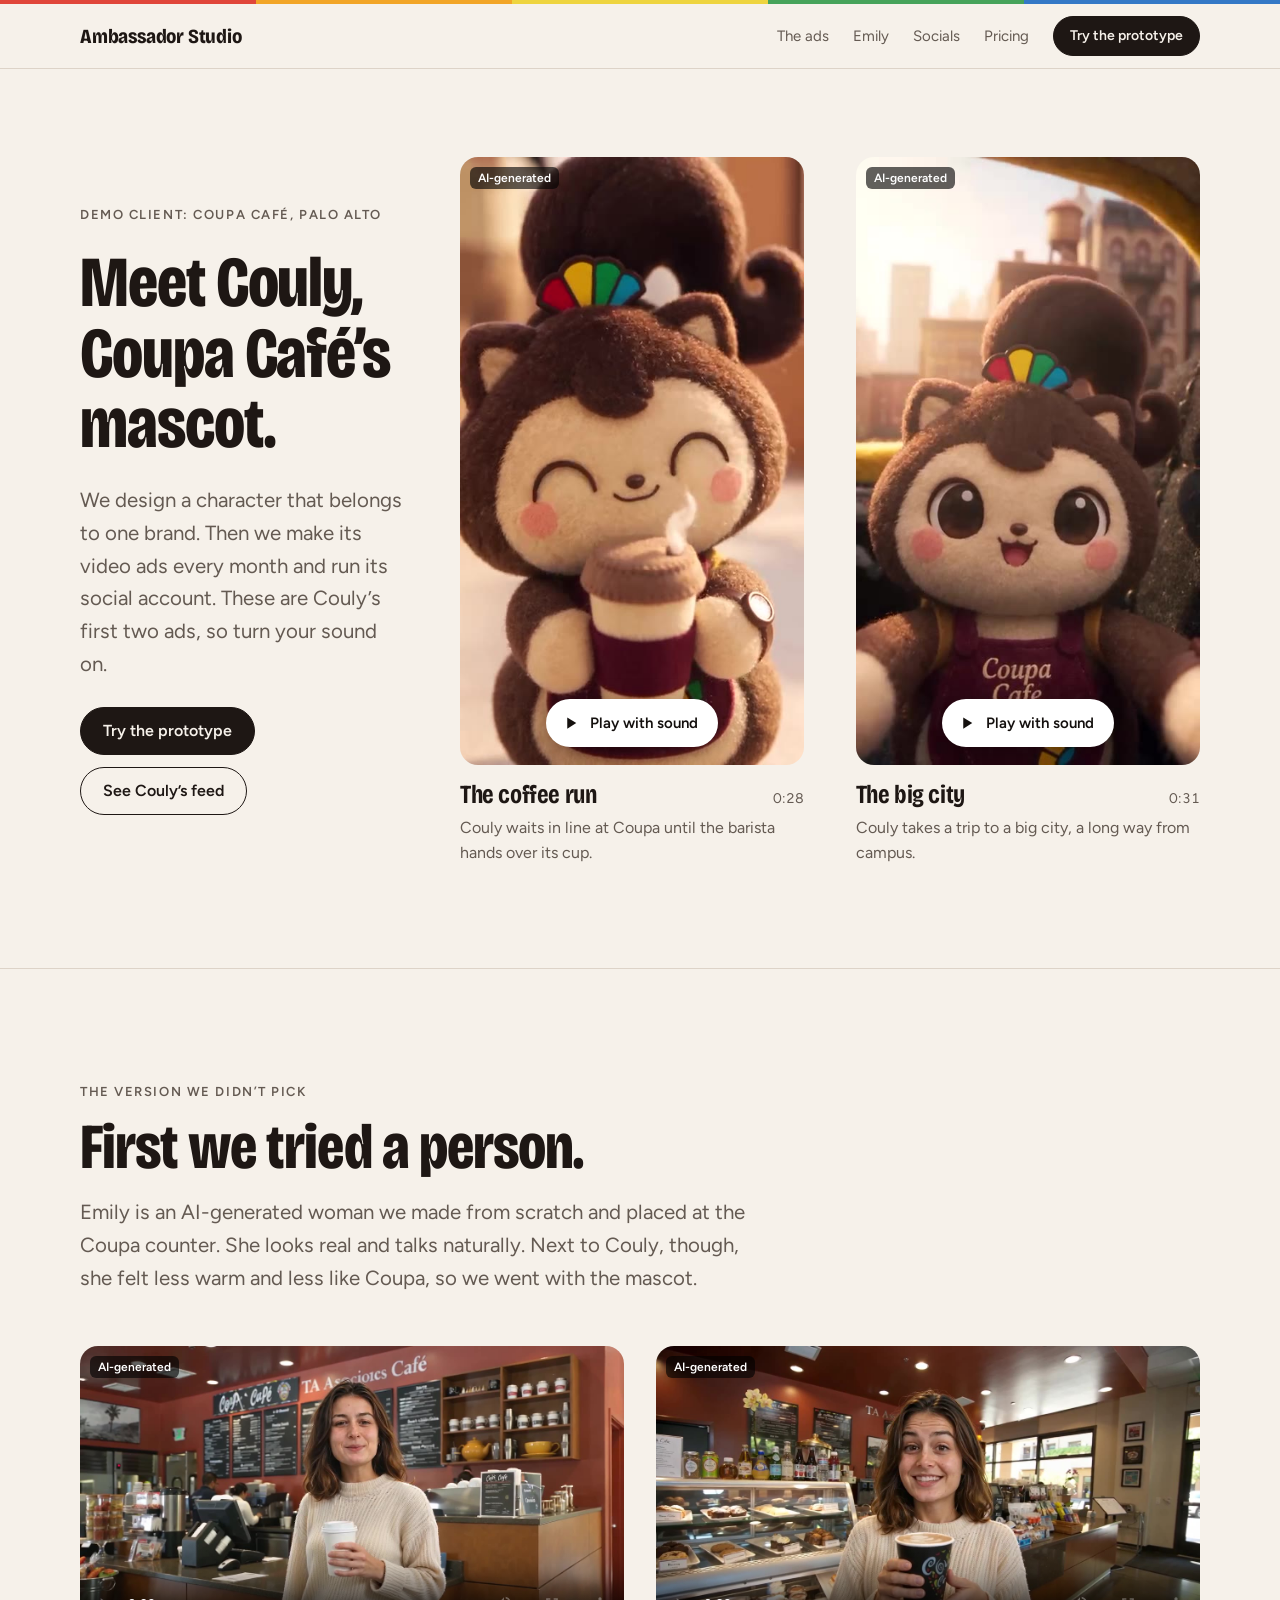
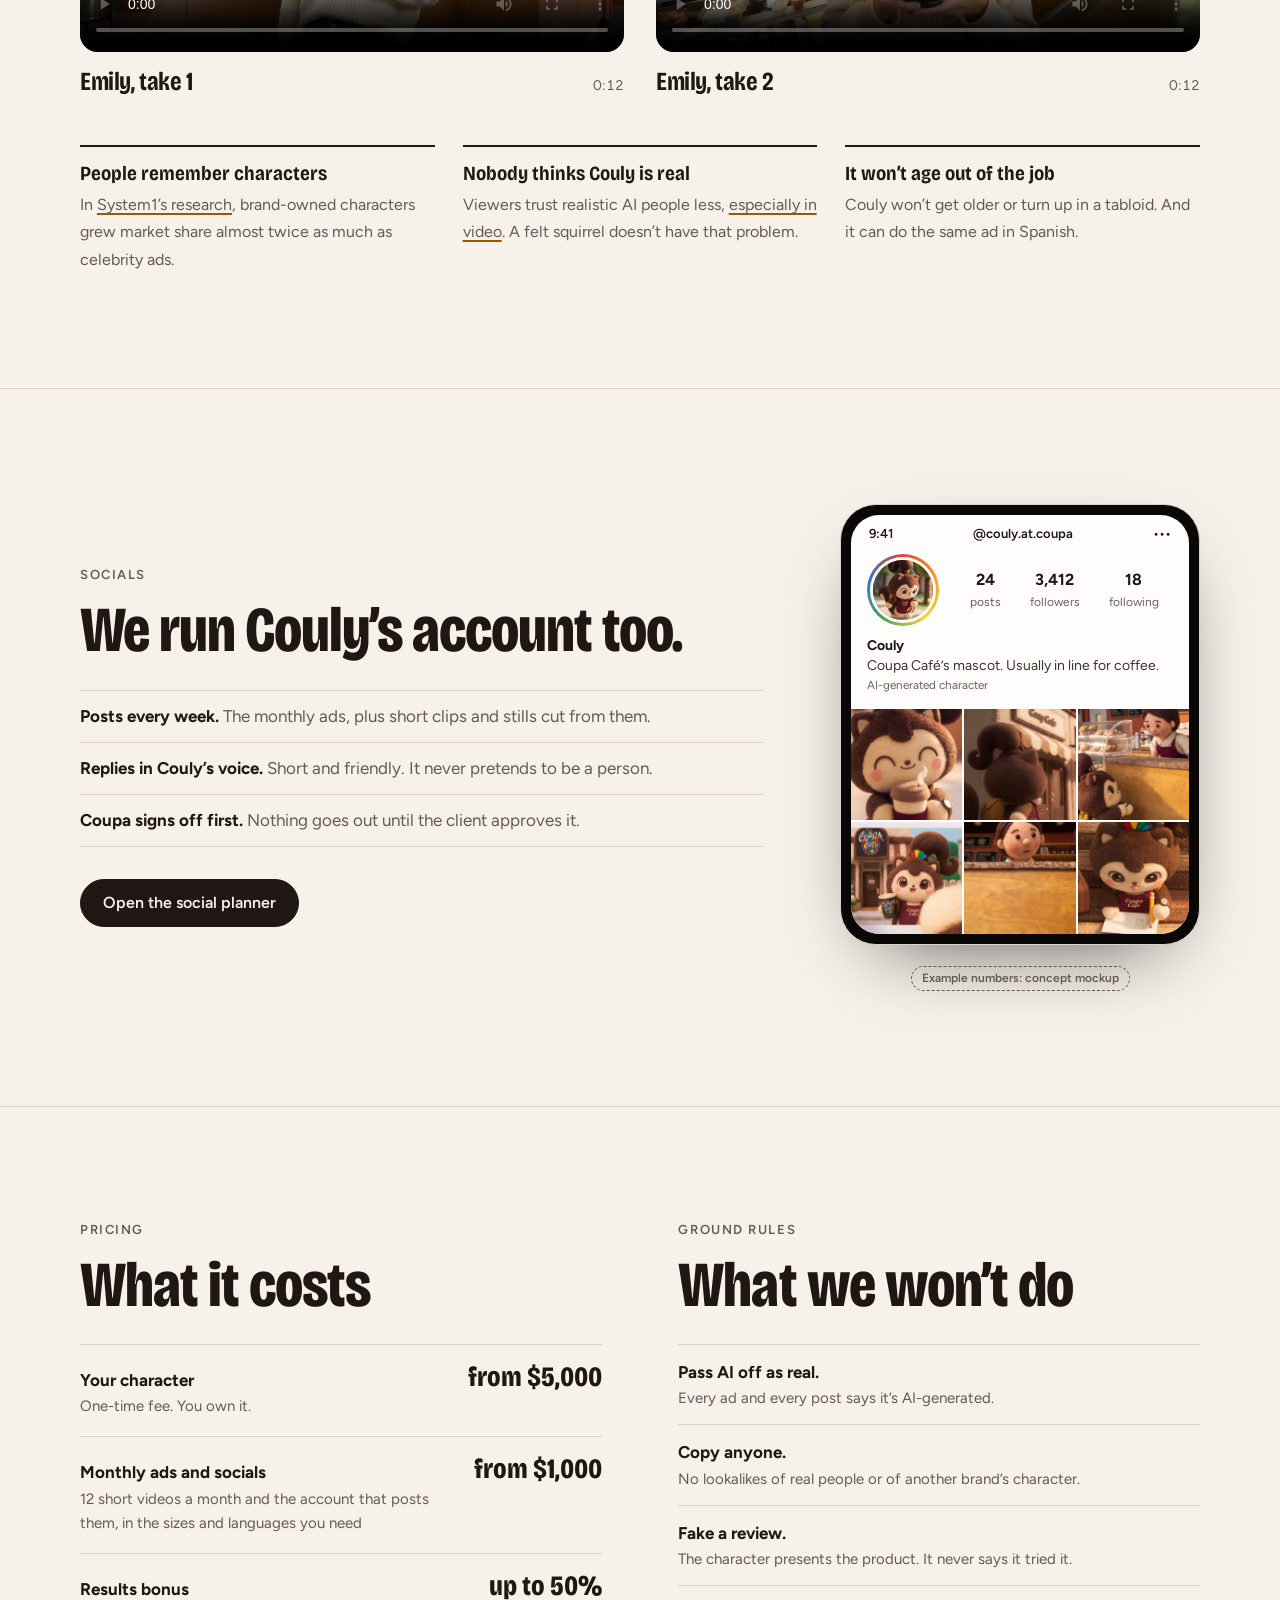
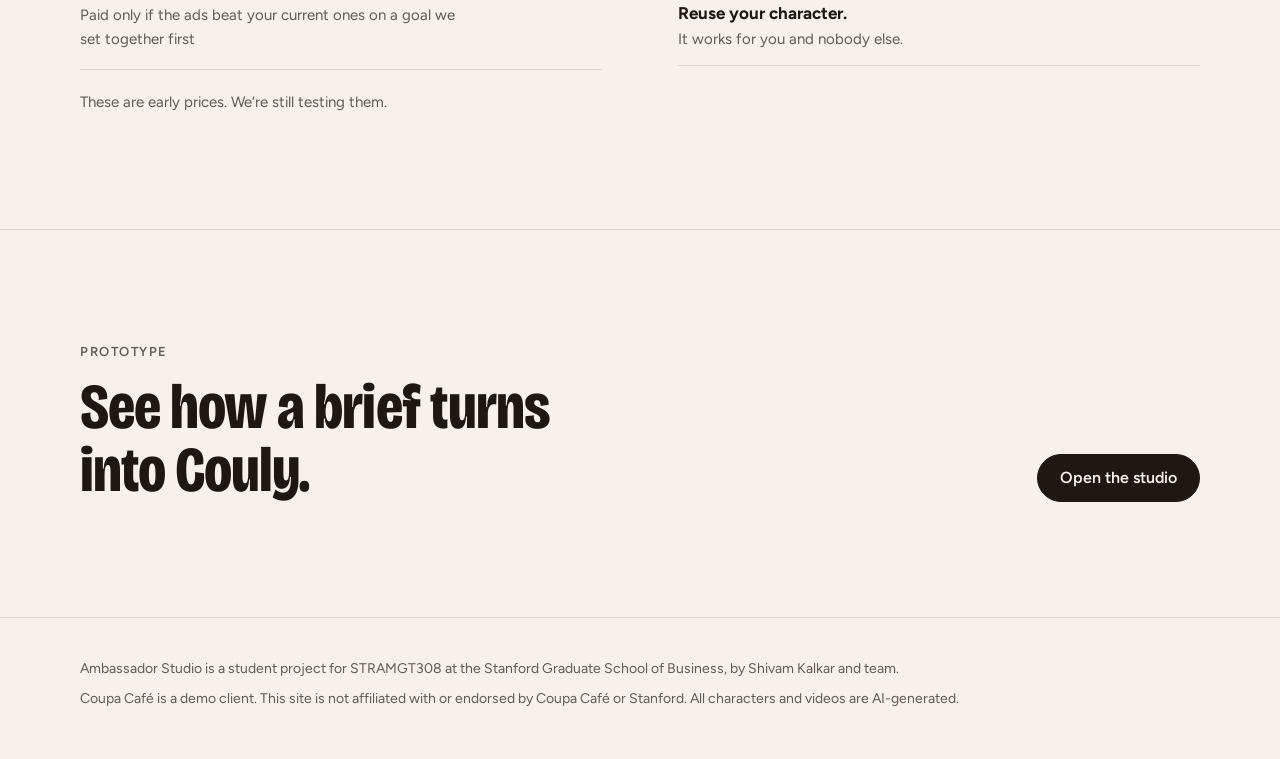
<file: index.html>
<!DOCTYPE html>
<html lang="en">
<head>
<meta charset="utf-8">
<meta name="viewport" content="width=device-width, initial-scale=1, viewport-fit=cover">
<title>Ambassador Studio</title>
<meta name="description" content="We design an original character for a brand, make its video ads every month and run its social account. Demo: Couly, Coupa Café's mascot.">
<link rel="icon" href="img/mascot-coffee-run.jpg">
<link rel="preconnect" href="https://fonts.googleapis.com">
<link rel="preconnect" href="https://fonts.gstatic.com" crossorigin>
<link href="https://fonts.googleapis.com/css2?family=Bricolage+Grotesque:opsz,wdth,wght@12..96,75..100,500..800&family=Figtree:wght@400;500;600;700&display=swap" rel="stylesheet">
<link rel="stylesheet" href="site.css">
<style>
  .hero { padding: clamp(40px, 7vw, 88px) 0 clamp(56px, 8vw, 104px); }
  .hero-head { display: flex; flex-direction: column; gap: 26px; margin-bottom: clamp(36px, 5vw, 56px); }
  .hero-head h1 { max-width: 12ch; }
  .ctas { display: flex; flex-wrap: wrap; gap: 12px; }
  @media (min-width: 1100px) {
    .hero .wrap { display: grid; grid-template-columns: minmax(0, 1fr) 740px; gap: 56px; align-items: center; }
    .hero-head { margin-bottom: 0; }
    .hero-head h1 { font-size: clamp(64px, 5.6vw, 84px); }
  }
  .reel { display: grid; grid-template-columns: repeat(2, minmax(0, 1fr)); gap: clamp(20px, 4vw, 56px); max-width: 860px; }
  @media (max-width: 600px) { .reel { grid-template-columns: 1fr; max-width: 380px; margin: 0 auto; } }

  .emily { display: grid; grid-template-columns: repeat(2, minmax(0, 1fr)); gap: clamp(16px, 3vw, 32px); }
  @media (max-width: 760px) { .emily { grid-template-columns: 1fr; } }
  .verdict { margin-top: clamp(32px, 4vw, 48px); display: grid; grid-template-columns: repeat(3, minmax(0, 1fr)); gap: 28px; }
  @media (max-width: 860px) { .verdict { grid-template-columns: 1fr; } }
  .verdict div { border-top: 2px solid var(--ink); padding-top: 14px; }
  .verdict strong { display: block; font: 650 20px/1.2 var(--display); font-stretch: 85%; margin-bottom: 6px; }
  .verdict span { color: var(--muted); font-size: 16px; }

  .social { display: grid; grid-template-columns: minmax(0, 1fr) 360px; gap: clamp(40px, 6vw, 96px); align-items: center; }
  @media (max-width: 860px) { .social { grid-template-columns: 1fr; } .social .phone { margin: 0 auto; } }
  .social ul { list-style: none; margin: 28px 0 32px; padding: 0; }
  .social li { padding: 12px 0; border-bottom: 1px solid var(--line); }
  .social li:first-child { border-top: 1px solid var(--line); }
  .social li span { color: var(--muted); }

  .two { display: grid; grid-template-columns: minmax(0, 1fr) minmax(0, 1fr); gap: clamp(40px, 6vw, 88px); }
  @media (max-width: 900px) { .two { grid-template-columns: 1fr; } }
  .prices, .rules { list-style: none; margin: 28px 0 0; padding: 0; }
  .prices li { display: flex; justify-content: space-between; align-items: baseline; gap: 20px; padding: 18px 0; border-bottom: 1px solid var(--line); }
  .rules li { padding: 14px 0; border-bottom: 1px solid var(--line); }
  .prices li:first-child, .rules li:first-child { border-top: 1px solid var(--line); }
  .prices .p { font: 750 28px/1 var(--display); font-stretch: 80%; white-space: nowrap; }
  .prices small, .rules small { display: block; color: var(--muted); font-size: 15px; }

  .cta-band .wrap { display: flex; flex-wrap: wrap; align-items: end; justify-content: space-between; gap: 28px; }
</style>
</head>
<body>
<div class="stripe" aria-hidden="true"><i></i><i></i><i></i><i></i><i></i></div>

<header class="site">
  <div class="wrap">
    <a class="logo" href="index.html">Ambassador Studio</a>
    <nav class="nav" aria-label="Sections">
      <a href="#ads">The ads</a>
      <a href="#emily">Emily</a>
      <a href="#socials">Socials</a>
      <a href="#pricing">Pricing</a>
      <a class="btn btn-sm btn-solid" href="studio.html">Try the prototype</a>
    </nav>
  </div>
</header>

<main id="top">
  <section class="hero" id="ads" aria-labelledby="hero-title">
    <div class="wrap">
      <div class="hero-head">
        <p class="kicker">Demo client: Coupa Café, Palo Alto</p>
        <h1 id="hero-title">Meet Couly, Coupa Café’s mascot.</h1>
        <p class="lede">We design a character that belongs to one brand. Then we make its video ads every month and run its social account. These are Couly’s first two ads, so turn your sound on.</p>
        <div class="ctas">
          <a class="btn btn-solid" href="studio.html">Try the prototype</a>
          <a class="btn" href="#socials">See Couly’s feed</a>
        </div>
      </div>

      <div class="reel">
        <figure class="spot">
          <div class="player tall">
            <video id="v1" src="videos/mascot-coffee-run.mp4" poster="img/mascot-coffee-run.jpg" autoplay muted loop playsinline preload="metadata" aria-label="Ad: The coffee run"></video>
            <span class="tag">AI-generated</span>
            <button class="play" type="button" data-for="v1"><svg width="18" height="18" viewBox="0 0 24 24" aria-hidden="true"><path d="M7 4.5v15l12-7.5z" fill="currentColor"/></svg>Play with sound</button>
          </div>
          <figcaption>
            <div class="title"><h3>The coffee run</h3><span>0:28</span></div>
            <p>Couly waits in line at Coupa until the barista hands over its cup.</p>
          </figcaption>
        </figure>
        <figure class="spot">
          <div class="player tall">
            <video id="v2" src="videos/mascot-big-city.mp4" poster="img/mascot-big-city.jpg" playsinline preload="metadata" aria-label="Ad: The big city"></video>
            <span class="tag">AI-generated</span>
            <button class="play" type="button" data-for="v2"><svg width="18" height="18" viewBox="0 0 24 24" aria-hidden="true"><path d="M7 4.5v15l12-7.5z" fill="currentColor"/></svg>Play with sound</button>
          </div>
          <figcaption>
            <div class="title"><h3>The big city</h3><span>0:31</span></div>
            <p>Couly takes a trip to a big city, a long way from campus.</p>
          </figcaption>
        </figure>
      </div>
    </div>
  </section>

  <section class="block" id="emily" aria-labelledby="emily-title">
    <div class="wrap">
      <div class="head">
        <p class="kicker">The version we didn’t pick</p>
        <h2 id="emily-title">First we tried a person.</h2>
        <p class="lede">Emily is an AI-generated woman we made from scratch and placed at the Coupa counter. She looks real and talks naturally. Next to Couly, though, she felt less warm and less like Coupa, so we went with the mascot.</p>
      </div>
      <div class="emily">
        <figure class="spot">
          <div class="player wide">
            <video src="videos/emily-counter-1.mp4" poster="img/emily-counter-1.jpg" controls playsinline preload="metadata" aria-label="Emily at the café counter, take 1"></video>
            <span class="tag">AI-generated</span>
          </div>
          <figcaption><div class="title"><h3>Emily, take 1</h3><span>0:12</span></div></figcaption>
        </figure>
        <figure class="spot">
          <div class="player wide">
            <video src="videos/emily-counter-2.mp4" poster="img/emily-counter-2.jpg" controls playsinline preload="metadata" aria-label="Emily at the café counter, take 2"></video>
            <span class="tag">AI-generated</span>
          </div>
          <figcaption><div class="title"><h3>Emily, take 2</h3><span>0:12</span></div></figcaption>
        </figure>
      </div>

      <div class="verdict" id="why">
        <div><strong>People remember characters</strong><span>In <a href="https://system1group.com/blog/how-far-can-you-stretch-your-character-fluent-device">System1’s research</a>, brand-owned characters grew market share almost twice as much as celebrity ads.</span></div>
        <div><strong>Nobody thinks Couly is real</strong><span>Viewers trust realistic AI people less, <a href="https://www.mi-3.com.au/03-02-2026/machine-made-ads-for-trigger-big-trust-penalties">especially in video</a>. A felt squirrel doesn’t have that problem.</span></div>
        <div><strong>It won’t age out of the job</strong><span>Couly won’t get older or turn up in a tabloid. And it can do the same ad in Spanish.</span></div>
      </div>
    </div>
  </section>

  <section class="block" id="socials" aria-labelledby="social-title">
    <div class="wrap social">
      <div>
        <p class="kicker">Socials</p>
        <h2 id="social-title" style="margin-top:18px">We run Couly’s account too.</h2>
        <ul>
          <li><strong>Posts every week.</strong> <span>The monthly ads, plus short clips and stills cut from them.</span></li>
          <li><strong>Replies in Couly’s voice.</strong> <span>Short and friendly. It never pretends to be a person.</span></li>
          <li><strong>Coupa signs off first.</strong> <span>Nothing goes out until the client approves it.</span></li>
        </ul>
        <a class="btn btn-solid" href="studio.html#step-5">Open the social planner</a>
      </div>
      <div>
        <div class="phone" aria-label="Mockup of Couly's social profile">
          <div class="screen">
            <div class="bar"><span>9:41</span><span>@couly.at.coupa</span><span>•••</span></div>
            <div class="profile">
              <div class="top">
                <div class="avatar"><img src="img/post-1.jpg" alt=""></div>
                <div class="counts">
                  <div><b>24</b><span>posts</span></div>
                  <div><b>3,412</b><span>followers</span></div>
                  <div><b>18</b><span>following</span></div>
                </div>
              </div>
              <p class="name">Couly</p>
              <p class="bio">Coupa Café’s mascot. Usually in line for coffee.<br><small>AI-generated character</small></p>
            </div>
            <div class="grid3">
              <div class="cell"><img src="img/mascot-coffee-run.jpg" alt="" style="object-position:center 60%"></div>
              <div class="cell"><img src="img/post-5.jpg" alt=""></div>
              <div class="cell"><img src="img/post-3.jpg" alt=""></div>
              <div class="cell"><img src="img/post-7.jpg" alt=""></div>
              <div class="cell"><img src="img/post-2.jpg" alt=""></div>
              <div class="cell"><img src="img/post-8.jpg" alt=""></div>
            </div>
          </div>
        </div>
        <p class="note" style="text-align:center"><span class="example">Example numbers: concept mockup</span></p>
      </div>
    </div>
  </section>

  <section class="block" id="pricing" aria-labelledby="pricing-title">
    <div class="wrap two">
      <div>
        <p class="kicker">Pricing</p>
        <h2 id="pricing-title" style="margin-top:18px">What it costs</h2>
        <ul class="prices">
          <li><span><strong>Your character</strong><small>One-time fee. You own it.</small></span><span class="p">from $5,000</span></li>
          <li><span><strong>Monthly ads and socials</strong><small>12 short videos a month and the account that posts them, in the sizes and languages you need</small></span><span class="p">from $1,000</span></li>
          <li><span><strong>Results bonus</strong><small>Paid only if the ads beat your current ones on a goal we set together first</small></span><span class="p">up to 50%</span></li>
        </ul>
        <p class="note">These are early prices. We’re still testing them.</p>
      </div>
      <div>
        <p class="kicker">Ground rules</p>
        <h2 style="margin-top:18px">What we won’t do</h2>
        <ul class="rules">
          <li><strong>Pass AI off as real.</strong><small>Every ad and every post says it’s AI-generated.</small></li>
          <li><strong>Copy anyone.</strong><small>No lookalikes of real people or of another brand’s character.</small></li>
          <li><strong>Fake a review.</strong><small>The character presents the product. It never says it tried it.</small></li>
          <li><strong>Reuse your character.</strong><small>It works for you and nobody else.</small></li>
        </ul>
      </div>
    </div>
  </section>

  <section class="block cta-band" aria-labelledby="cta-title">
    <div class="wrap">
      <div>
        <p class="kicker">Prototype</p>
        <h2 id="cta-title" style="margin-top:18px;max-width:16ch">See how a brief turns into Couly.</h2>
      </div>
      <a class="btn btn-solid" href="studio.html">Open the studio</a>
    </div>
  </section>
</main>

<footer class="site">
  <div class="wrap">
    <p>Ambassador Studio is a student project for STRAMGT308 at the Stanford Graduate School of Business, by Shivam Kalkar and team.</p>
    <p>Coupa Café is a demo client. This site is not affiliated with or endorsed by Coupa Café or Stanford. All characters and videos are AI-generated.</p>
  </div>
</footer>

<script>
  const videos = [...document.querySelectorAll('video')];
  const reduceMotion = window.matchMedia('(prefers-reduced-motion: reduce)').matches;
  const v1 = document.getElementById('v1');
  if (reduceMotion) { v1.removeAttribute('autoplay'); v1.pause(); }
  videos.forEach(v => v.addEventListener('play', () => {
    videos.forEach(o => { if (o !== v && !o.paused) o.pause(); });
  }));
  document.querySelectorAll('.play').forEach(btn => btn.addEventListener('click', () => {
    const v = document.getElementById(btn.dataset.for);
    v.loop = false; v.muted = false; v.controls = true; v.currentTime = 0;
    btn.closest('.player').classList.add('on');
    v.play().catch(() => {});
  }));
</script>
</body>
</html>
</file>
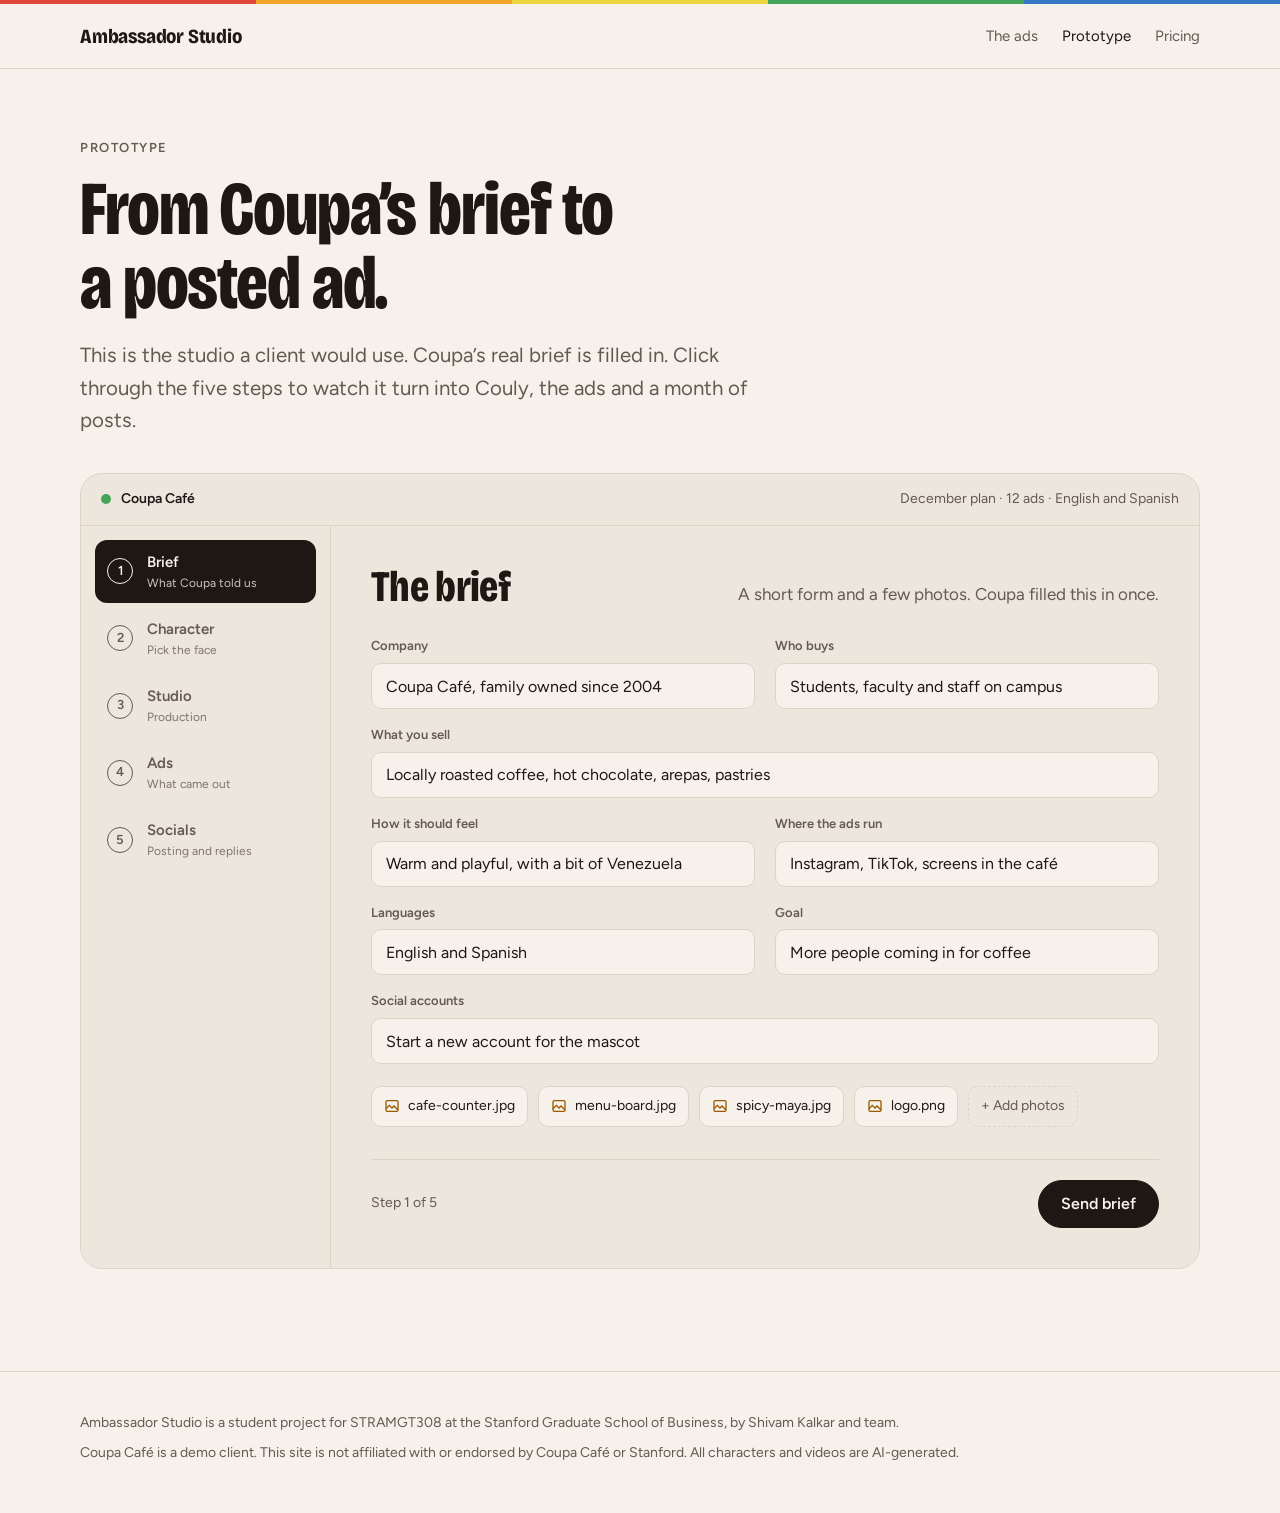
<file: studio.html>
<!DOCTYPE html>
<html lang="en">
<head>
<meta charset="utf-8">
<meta name="viewport" content="width=device-width, initial-scale=1, viewport-fit=cover">
<title>Ambassador Studio prototype</title>
<meta name="description" content="Click through the Ambassador Studio prototype: Coupa Café's brief goes in, Couly's ads and social posts come out.">
<link rel="icon" href="img/mascot-coffee-run.jpg">
<link rel="preconnect" href="https://fonts.googleapis.com">
<link rel="preconnect" href="https://fonts.gstatic.com" crossorigin>
<link href="https://fonts.googleapis.com/css2?family=Bricolage+Grotesque:opsz,wdth,wght@12..96,75..100,500..800&family=Figtree:wght@400;500;600;700&display=swap" rel="stylesheet">
<link rel="stylesheet" href="site.css">
<style>
  .intro { padding: clamp(36px, 6vw, 72px) 0 clamp(24px, 3vw, 36px); display: flex; flex-direction: column; gap: 18px; }
  .intro h1 { font-size: clamp(40px, 6vw, 76px); max-width: 16ch; }

  /* App window */
  .app { border: 1px solid var(--line); border-radius: 22px; overflow: hidden; background: var(--bg-2); margin-bottom: clamp(56px, 8vw, 104px); }
  .appbar { display: flex; flex-wrap: wrap; align-items: center; justify-content: space-between; gap: 10px 20px; padding: 14px 20px; border-bottom: 1px solid var(--line); font-size: 14px; }
  .appbar .client { display: flex; align-items: center; gap: 10px; font-weight: 600; }
  .appbar .client i { width: 10px; height: 10px; border-radius: 50%; background: var(--r4); }
  .appbar .meta { color: var(--muted); }
  .body { display: grid; grid-template-columns: 250px minmax(0, 1fr); min-height: 640px; }
  @media (max-width: 860px) { .body { grid-template-columns: 1fr; } }

  .rail { border-right: 1px solid var(--line); padding: 14px; display: flex; flex-direction: column; gap: 4px; }
  @media (max-width: 860px) { .rail { flex-direction: row; overflow-x: auto; border-right: 0; border-bottom: 1px solid var(--line); scrollbar-width: none; } }
  .rail button {
    all: unset; cursor: pointer; display: grid; grid-template-columns: 30px minmax(0, 1fr); gap: 10px; align-items: center;
    padding: 10px 12px; border-radius: 12px; color: var(--muted); font-weight: 600; font-size: 15px; white-space: nowrap;
  }
  .rail button:hover { background: var(--bg-3); color: var(--ink); }
  .rail button[aria-selected="true"] { background: var(--ink); color: var(--bg); }
  .rail .n { width: 26px; height: 26px; border-radius: 50%; display: grid; place-items: center; border: 1.5px solid currentColor; font-size: 13px; }
  .rail button.done .n { background: var(--r4); border-color: var(--r4); color: #fff; }
  .rail small { display: block; font-weight: 400; font-size: 12px; opacity: .8; }
  @media (max-width: 860px) { .rail small { display: none; } .rail button { flex: none; grid-template-columns: 26px auto; padding: 8px 12px 8px 8px; } }

  .panel { padding: clamp(20px, 3.5vw, 40px); }
  .panel[hidden] { display: none; }
  .phead { display: flex; flex-wrap: wrap; justify-content: space-between; align-items: end; gap: 12px 24px; margin-bottom: 28px; }
  .phead h2 { font-size: clamp(30px, 3.4vw, 44px); }
  .phead p { color: var(--muted); max-width: 52ch; }
  .pfoot { display: flex; flex-wrap: wrap; justify-content: space-between; align-items: center; gap: 12px; margin-top: 32px; padding-top: 20px; border-top: 1px solid var(--line); }
  .pfoot .hint { color: var(--muted); font-size: 14px; }

  /* 1. Brief */
  .form { display: grid; grid-template-columns: repeat(2, minmax(0, 1fr)); gap: 16px 20px; }
  @media (max-width: 640px) { .form { grid-template-columns: 1fr; } }
  .field.full { grid-column: 1 / -1; }
  .field label { display: block; font-size: 13px; font-weight: 600; color: var(--muted); margin-bottom: 6px; }
  .field input { width: 100%; min-height: 46px; padding: 0 14px; border-radius: 10px; border: 1px solid var(--line); background: var(--bg); color: var(--ink); font: 16px var(--body); }
  .field input:focus { outline: 2px solid var(--accent); outline-offset: 1px; }
  .files { display: flex; flex-wrap: wrap; gap: 10px; margin-top: 22px; }
  .file { display: inline-flex; align-items: center; gap: 8px; padding: 8px 12px; border-radius: 10px; border: 1px solid var(--line); background: var(--bg); font-size: 14px; }
  .file svg { color: var(--accent); }
  .drop { display: inline-flex; align-items: center; padding: 8px 12px; border-radius: 10px; border: 1.5px dashed var(--line); color: var(--muted); font-size: 14px; }

  /* 2. Character */
  .choices { display: grid; grid-template-columns: repeat(2, minmax(0, 1fr)); gap: 20px; }
  @media (max-width: 640px) { .choices { grid-template-columns: 1fr; } }
  .choice { border: 2px solid var(--line); border-radius: 18px; overflow: hidden; background: var(--bg); }
  .choice.chosen { border-color: var(--accent); }
  .choice img { width: 100%; aspect-ratio: 4 / 3; object-fit: cover; }
  .choice .cb { padding: 16px 18px 20px; display: flex; flex-direction: column; gap: 6px; }
  .choice .row { display: flex; justify-content: space-between; align-items: center; gap: 10px; }
  .choice p { color: var(--muted); font-size: 15px; }
  .badge { font-size: 12px; font-weight: 700; padding: 4px 10px; border-radius: 999px; border: 1px solid var(--line); color: var(--muted); white-space: nowrap; }
  .chosen .badge { background: var(--accent); border-color: var(--accent); color: #14100E; }
  .traits { display: flex; flex-wrap: wrap; gap: 6px; margin-top: 6px; }
  .traits span { font-size: 12px; padding: 3px 9px; border-radius: 999px; background: var(--bg-3); }

  /* 3. Studio */
  .progress { height: 8px; border-radius: 4px; background: var(--bg-3); overflow: hidden; margin-bottom: 18px; }
  .progress i { display: block; height: 100%; width: 0; background: linear-gradient(90deg, var(--r1), var(--r2), var(--r3), var(--r4), var(--r5)); transition: width .5s ease; }
  .jobs { list-style: none; margin: 0; padding: 0; }
  .jobs li { display: grid; grid-template-columns: 34px minmax(0, 1fr) auto; gap: 14px; align-items: center; padding: 14px 0; border-bottom: 1px solid var(--line); }
  .jobs .dot { width: 30px; height: 30px; border-radius: 50%; display: grid; place-items: center; border: 1.5px solid var(--line); color: var(--muted); font-size: 13px; font-weight: 700; }
  .jobs li span.d { color: var(--muted); font-size: 15px; display: block; }
  .jobs .st { font-size: 13px; font-weight: 700; color: var(--muted); }
  .jobs li.working .dot { border-color: var(--accent); color: var(--accent); }
  .jobs li.working .st { color: var(--accent); }
  .jobs li.done .dot { background: var(--r4); border-color: var(--r4); color: #fff; }
  .jobs li.done .st { color: var(--ink); }

  /* 4. Ads */
  .out { display: grid; grid-template-columns: repeat(2, minmax(0, 260px)) minmax(0, 1fr); gap: 20px; align-items: start; }
  @media (max-width: 1000px) { .out { grid-template-columns: repeat(2, minmax(0, 1fr)); } .out .side { grid-column: 1 / -1; } }
  @media (max-width: 520px) { .out { grid-template-columns: 1fr; } }
  .out .spot figcaption { padding-top: 10px; }
  .out .spot h3 { font-size: 20px; }
  .side { display: flex; flex-direction: column; gap: 14px; }
  .side .k { font-size: 13px; font-weight: 600; color: var(--muted); }
  .chips { display: flex; flex-wrap: wrap; gap: 6px; }
  .chips span { font-size: 13px; padding: 5px 10px; border-radius: 999px; border: 1px solid var(--line); }
  .side .mini { display: grid; grid-template-columns: repeat(2, minmax(0, 1fr)); gap: 10px; }
  .side .mini .player { border-radius: 12px; }
  .side .mini p { font-size: 13px; color: var(--muted); margin-top: 6px; }

  /* 5. Socials */
  .soc { display: grid; grid-template-columns: repeat(2, minmax(0, 320px)); gap: 28px; align-items: start; }
  .soc .plan { grid-column: 1 / -1; margin-top: 12px; }
  @media (max-width: 680px) { .soc { grid-template-columns: 1fr; } .soc .phone { margin: 0 auto; } }
  .soc .phone { max-width: 320px; }
  .stats { display: grid; grid-template-columns: repeat(4, minmax(0, 1fr)); gap: 10px; margin-bottom: 22px; }
  @media (max-width: 520px) { .stats { grid-template-columns: repeat(2, minmax(0, 1fr)); } }
  .stat { border: 1px solid var(--line); border-radius: 12px; padding: 12px; background: var(--bg); }
  .stat b { display: block; font: 750 26px/1.1 var(--display); font-stretch: 80%; }
  .stat span { font-size: 13px; color: var(--muted); }
  .cal { width: 100%; border-collapse: collapse; font-size: 13px; table-layout: fixed; }
  .cal th { text-align: left; font-weight: 600; color: var(--muted); padding: 6px; }
  .cal td { padding: 4px; vertical-align: top; }
  .cal td:first-child { color: var(--muted); font-weight: 600; width: 58px; }
  .slot { border-radius: 8px; padding: 7px 8px; background: var(--bg); border: 1px solid var(--line); border-left: 3px solid var(--muted); line-height: 1.3; }
  .slot small { display: block; color: var(--muted); }
  .slot.posted { border-left-color: var(--r4); }
  .slot.sched { border-left-color: var(--r5); }
  .slot.review { border-left-color: var(--r2); }
  .legend { display: flex; flex-wrap: wrap; gap: 14px; margin-top: 12px; font-size: 13px; color: var(--muted); }
  .legend i { display: inline-block; width: 10px; height: 10px; border-radius: 2px; margin-right: 6px; vertical-align: -1px; }
  .plan h3 { font-size: 20px; margin-bottom: 12px; }
  .plan .hd { display: flex; flex-wrap: wrap; justify-content: space-between; align-items: center; gap: 10px; margin-bottom: 12px; }
  .plan .hd h3 { margin: 0; }
</style>
</head>
<body>
<div class="stripe" aria-hidden="true"><i></i><i></i><i></i><i></i><i></i></div>

<header class="site">
  <div class="wrap">
    <a class="logo" href="index.html">Ambassador Studio</a>
    <nav class="nav" aria-label="Pages">
      <a href="index.html">The ads</a>
      <a href="studio.html" aria-current="page">Prototype</a>
      <a href="index.html#pricing">Pricing</a>
    </nav>
  </div>
</header>

<main class="wrap">
  <div class="intro">
    <p class="kicker">Prototype</p>
    <h1>From Coupa’s brief to a posted ad.</h1>
    <p class="lede">This is the studio a client would use. Coupa’s real brief is filled in. Click through the five steps to watch it turn into Couly, the ads and a month of posts.</p>
  </div>

  <div class="app">
    <div class="appbar">
      <span class="client"><i aria-hidden="true"></i>Coupa Café</span>
      <span class="meta">December plan · 12 ads · English and Spanish</span>
    </div>
    <div class="body">
      <div class="rail" role="tablist" aria-label="Steps" aria-orientation="vertical">
        <button role="tab" id="t1" aria-controls="p1" aria-selected="true"><span class="n">1</span><span>Brief<small>What Coupa told us</small></span></button>
        <button role="tab" id="t2" aria-controls="p2" aria-selected="false" tabindex="-1"><span class="n">2</span><span>Character<small>Pick the face</small></span></button>
        <button role="tab" id="t3" aria-controls="p3" aria-selected="false" tabindex="-1"><span class="n">3</span><span>Studio<small>Production</small></span></button>
        <button role="tab" id="t4" aria-controls="p4" aria-selected="false" tabindex="-1"><span class="n">4</span><span>Ads<small>What came out</small></span></button>
        <button role="tab" id="t5" aria-controls="p5" aria-selected="false" tabindex="-1"><span class="n">5</span><span>Socials<small>Posting and replies</small></span></button>
      </div>

      <!-- 1. Brief -->
      <section class="panel" role="tabpanel" id="p1" aria-labelledby="t1">
        <div class="phead">
          <h2>The brief</h2>
          <p>A short form and a few photos. Coupa filled this in once.</p>
        </div>
        <div class="form">
          <div class="field"><label for="f1">Company</label><input id="f1" value="Coupa Café, family owned since 2004"></div>
          <div class="field"><label for="f3">Who buys</label><input id="f3" value="Students, faculty and staff on campus"></div>
          <div class="field full"><label for="f2">What you sell</label><input id="f2" value="Locally roasted coffee, hot chocolate, arepas, pastries"></div>
          <div class="field"><label for="f4">How it should feel</label><input id="f4" value="Warm and playful, with a bit of Venezuela"></div>
          <div class="field"><label for="f5">Where the ads run</label><input id="f5" value="Instagram, TikTok, screens in the café"></div>
          <div class="field"><label for="f6">Languages</label><input id="f6" value="English and Spanish"></div>
          <div class="field"><label for="f7">Goal</label><input id="f7" value="More people coming in for coffee"></div>
          <div class="field full"><label for="f8">Social accounts</label><input id="f8" value="Start a new account for the mascot"></div>
        </div>
        <div class="files" aria-label="Photos Coupa shared">
          <span class="file"><svg width="16" height="16" viewBox="0 0 24 24" fill="none" aria-hidden="true"><rect x="3" y="4" width="18" height="16" rx="2" stroke="currentColor" stroke-width="2"/><path d="M3 16l5-5 4 4 3-3 6 6" stroke="currentColor" stroke-width="2"/></svg>cafe-counter.jpg</span>
          <span class="file"><svg width="16" height="16" viewBox="0 0 24 24" fill="none" aria-hidden="true"><rect x="3" y="4" width="18" height="16" rx="2" stroke="currentColor" stroke-width="2"/><path d="M3 16l5-5 4 4 3-3 6 6" stroke="currentColor" stroke-width="2"/></svg>menu-board.jpg</span>
          <span class="file"><svg width="16" height="16" viewBox="0 0 24 24" fill="none" aria-hidden="true"><rect x="3" y="4" width="18" height="16" rx="2" stroke="currentColor" stroke-width="2"/><path d="M3 16l5-5 4 4 3-3 6 6" stroke="currentColor" stroke-width="2"/></svg>spicy-maya.jpg</span>
          <span class="file"><svg width="16" height="16" viewBox="0 0 24 24" fill="none" aria-hidden="true"><rect x="3" y="4" width="18" height="16" rx="2" stroke="currentColor" stroke-width="2"/><path d="M3 16l5-5 4 4 3-3 6 6" stroke="currentColor" stroke-width="2"/></svg>logo.png</span>
          <span class="drop">+ Add photos</span>
        </div>
        <div class="pfoot"><span class="hint">Step 1 of 5</span><button class="btn btn-solid" type="button" data-go="2">Send brief</button></div>
      </section>

      <!-- 2. Character -->
      <section class="panel" role="tabpanel" id="p2" aria-labelledby="t2" hidden>
        <div class="phead">
          <h2>Pick the face of the brand</h2>
          <p>We drew up two characters from the brief. Coupa keeps the one it picks for good.</p>
        </div>
        <div class="choices">
          <article class="choice chosen">
            <img src="img/mascot-big-city.jpg" alt="Couly, a felt squirrel with a rainbow hair clip and a Coupa Café apron" style="object-position:center 62%">
            <div class="cb">
              <div class="row"><h3>Couly, the mascot</h3><span class="badge">Picked</span></div>
              <p>A felt squirrel with the rainbow from Coupa’s logo in its hair and a café apron.</p>
              <div class="traits"><span>Curious</span><span>A bit impatient in line</span><span>Bilingual</span></div>
            </div>
          </article>
          <article class="choice">
            <img src="img/emily-counter-1.jpg" alt="Emily, an AI-generated woman, at the café counter">
            <div class="cb">
              <div class="row"><h3>Emily, a person</h3><span class="badge">Tried first</span></div>
              <p>An AI-generated woman, made from scratch. She looks real, but felt less warm for a café.</p>
              <div class="traits"><span>Polished</span><span>Realistic</span></div>
            </div>
          </article>
        </div>
        <p class="note">Every character is original. We check that it doesn’t look like a real person or another brand’s character.</p>
        <div class="pfoot"><span class="hint">Step 2 of 5</span><button class="btn btn-solid" type="button" data-go="3">Approve Couly</button></div>
      </section>

      <!-- 3. Studio -->
      <section class="panel" role="tabpanel" id="p3" aria-labelledby="t3" hidden>
        <div class="phead">
          <h2>In the studio</h2>
          <p>AI does the production. Someone on our team watches every ad before Coupa sees it.</p>
        </div>
        <div class="progress" aria-hidden="true"><i id="bar"></i></div>
        <ol class="jobs" id="jobs">
          <li><span class="dot">1</span><span><strong>Read the brief</strong><span class="d">Who buys, what they buy, how it should feel</span></span><span class="st">Waiting</span></li>
          <li><span class="dot">2</span><span><strong>Lock the character</strong><span class="d">Couly’s look, voice and personality sheet</span></span><span class="st">Waiting</span></li>
          <li><span class="dot">3</span><span><strong>Write the scripts</strong><span class="d">12 stories, 10 to 30 seconds each</span></span><span class="st">Waiting</span></li>
          <li><span class="dot">4</span><span><strong>Make the video</strong><span class="d">Cut for phones and for screens</span></span><span class="st">Waiting</span></li>
          <li><span class="dot">5</span><span><strong>Add sound and captions</strong><span class="d">Captions so it works on mute</span></span><span class="st">Waiting</span></li>
          <li><span class="dot">6</span><span><strong>Label and review</strong><span class="d">AI label on, checked by a person</span></span><span class="st">Waiting</span></li>
        </ol>
        <div class="pfoot"><span class="hint" id="studioHint">Working…</span><button class="btn btn-solid" type="button" data-go="4" id="toAds">See the ads</button></div>
      </section>

      <!-- 4. Ads -->
      <section class="panel" role="tabpanel" id="p4" aria-labelledby="t4" hidden>
        <div class="phead">
          <h2>What came out</h2>
          <p>Couly’s first two ads, ready for Coupa to approve. Press play with sound on.</p>
        </div>
        <div class="out">
          <figure class="spot">
            <div class="player tall">
              <video src="videos/mascot-coffee-run.mp4" poster="img/mascot-coffee-run.jpg" controls playsinline preload="none" aria-label="Ad: The coffee run"></video>
              <span class="tag">AI-generated</span>
            </div>
            <figcaption><div class="title"><h3>The coffee run</h3><span>0:28</span></div></figcaption>
          </figure>
          <figure class="spot">
            <div class="player tall">
              <video src="videos/mascot-big-city.mp4" poster="img/mascot-big-city.jpg" controls playsinline preload="none" aria-label="Ad: The big city"></video>
              <span class="tag">AI-generated</span>
            </div>
            <figcaption><div class="title"><h3>The big city</h3><span>0:31</span></div></figcaption>
          </figure>
          <div class="side">
            <div><p class="k">Delivered as</p>
              <div class="chips"><span>9:16 for phones</span><span>16:9 for café screens</span><span>Captions on</span><span>AI label on</span></div>
            </div>
            <div><p class="k">Coming in December</p>
              <div class="chips"><span>Spanish versions</span><span>10 more ads</span><span>Stories cut from each ad</span></div>
            </div>
            <div><p class="k">Earlier test: Emily</p>
              <div class="mini">
                <div><div class="player wide"><video src="videos/emily-counter-1.mp4" poster="img/emily-counter-1.jpg" controls playsinline preload="none" aria-label="Emily, take 1"></video></div><p>Take 1 · 0:12</p></div>
                <div><div class="player wide"><video src="videos/emily-counter-2.mp4" poster="img/emily-counter-2.jpg" controls playsinline preload="none" aria-label="Emily, take 2"></video></div><p>Take 2 · 0:12</p></div>
              </div>
            </div>
          </div>
        </div>
        <div class="pfoot"><span class="hint">Step 4 of 5</span><button class="btn btn-solid" type="button" data-go="5">Approve and schedule</button></div>
      </section>

      <!-- 5. Socials -->
      <section class="panel" role="tabpanel" id="p5" aria-labelledby="t5" hidden>
        <div class="phead">
          <h2>Couly’s social account</h2>
          <p>We post the ads, cut stories from them and answer comments in Couly’s voice. Coupa approves each post first.</p>
        </div>
        <p style="margin:-10px 0 22px"><span class="example">Example numbers: concept mockup</span></p>
        <div class="soc">
          <div class="phone" aria-label="Mockup of Couly's profile">
            <div class="screen">
              <div class="bar"><span>9:41</span><span>@couly.at.coupa</span><span>•••</span></div>
              <div class="profile">
                <div class="top">
                  <div class="avatar"><img src="img/post-1.jpg" alt=""></div>
                  <div class="counts">
                    <div><b>24</b><span>posts</span></div>
                    <div><b>3,412</b><span>followers</span></div>
                    <div><b>18</b><span>following</span></div>
                  </div>
                </div>
                <p class="name">Couly</p>
                <p class="bio">Coupa Café’s mascot. Usually in line for coffee.<br><small>AI-generated character</small></p>
              </div>
              <div class="grid3">
                <div class="cell"><img src="img/mascot-coffee-run.jpg" alt="" style="object-position:center 60%"><svg width="16" height="16" viewBox="0 0 24 24" aria-hidden="true"><path d="M7 4.5v15l12-7.5z" fill="currentColor"/></svg></div>
                <div class="cell"><img src="img/post-5.jpg" alt=""></div>
                <div class="cell"><img src="img/post-3.jpg" alt=""></div>
                <div class="cell"><img src="img/mascot-big-city.jpg" alt="" style="object-position:center 40%"><svg width="16" height="16" viewBox="0 0 24 24" aria-hidden="true"><path d="M7 4.5v15l12-7.5z" fill="currentColor"/></svg></div>
                <div class="cell"><img src="img/post-2.jpg" alt=""></div>
                <div class="cell"><img src="img/post-8.jpg" alt=""></div>
                <div class="cell"><img src="img/post-4.jpg" alt=""></div>
                <div class="cell"><img src="img/post-7.jpg" alt=""></div>
                <div class="cell"><img src="img/post-6.jpg" alt=""></div>
              </div>
            </div>
          </div>

          <div class="phone" aria-label="Mockup of one of Couly's posts">
            <div class="screen">
              <div class="post-head"><div class="avatar sm"><img src="img/post-1.jpg" alt=""></div><div>couly.at.coupa<small>Coupa Café, Stanford GSB</small></div></div>
              <div class="post-media"><video id="postVideo" src="videos/mascot-coffee-run.mp4" poster="img/mascot-coffee-run.jpg" muted loop playsinline preload="none" aria-label="The coffee run, as a post"></video></div>
              <div class="actions">
                <button type="button" id="like" aria-pressed="false" aria-label="Like"><svg width="24" height="24" viewBox="0 0 24 24" fill="none"><path d="M12 20s-7-4.4-7-10a4 4 0 0 1 7-2.6A4 4 0 0 1 19 10c0 5.6-7 10-7 10z" stroke="currentColor" stroke-width="2" stroke-linejoin="round"/></svg></button>
                <button type="button" aria-label="Comment"><svg width="24" height="24" viewBox="0 0 24 24" fill="none"><path d="M20 12a8 8 0 0 1-11.6 7.1L4 20l1-4.1A8 8 0 1 1 20 12z" stroke="currentColor" stroke-width="2" stroke-linejoin="round"/></svg></button>
                <button type="button" aria-label="Share"><svg width="24" height="24" viewBox="0 0 24 24" fill="none"><path d="M21 3L10 14M21 3l-7 18-4-7-7-4z" stroke="currentColor" stroke-width="2" stroke-linejoin="round"/></svg></button>
              </div>
              <p class="likes"><span id="likeCount">1,284</span> likes</p>
              <p class="caption"><b>couly.at.coupa</b>The line is part of the ritual. ☕ #AIgenerated</p>
              <ul class="comments">
                <li><b>latte.line</b>the little frown when the line doesn’t move 😭</li>
                <li><b>gsb.firstyear</b>this is me at 8:58 before class</li>
                <li><b>study.break.club</b>is there a Spanish one?</li>
                <li><b>couly.at.coupa</b>¡Sale el viernes! 🐿️</li>
              </ul>
              <p class="muted-sm">View all 96 comments · 2 days ago</p>
            </div>
          </div>

          <div class="plan">
            <div class="stats" aria-label="Example results, last 30 days">
              <div class="stat"><b>48.2K</b><span>Reach</span></div>
              <div class="stat"><b>6,930</b><span>Likes</span></div>
              <div class="stat"><b>812</b><span>Saves</span></div>
              <div class="stat"><b>+640</b><span>New followers</span></div>
            </div>
            <div class="hd"><h3>December posting plan</h3><span class="example">Example plan</span></div>
            <table class="cal">
              <thead><tr><th scope="col"><span class="sr" style="position:absolute;left:-9999px">Week</span></th><th scope="col">Mon</th><th scope="col">Wed</th><th scope="col">Fri</th></tr></thead>
              <tbody>
                <tr><td>Week 1</td><td><div class="slot posted">The coffee run<small>Reel</small></div></td><td><div class="slot posted">Line at noon<small>Story</small></div></td><td><div class="slot posted">Couly’s cup<small>Photo</small></div></td></tr>
                <tr><td>Week 2</td><td><div class="slot posted">The big city<small>Reel</small></div></td><td><div class="slot posted">Postcard home<small>Story</small></div></td><td><div class="slot sched">The coffee run, Spanish<small>Reel</small></div></td></tr>
                <tr><td>Week 3</td><td><div class="slot review">Spicy Maya<small>Reel</small></div></td><td><div class="slot review">Arepas on the menu<small>Story</small></div></td><td><div class="slot">Finals week<small>Photo</small></div></td></tr>
                <tr><td>Week 4</td><td><div class="slot">Ad 4<small>Reel</small></div></td><td><div class="slot">Behind the felt<small>Story</small></div></td><td><div class="slot">Holiday hours<small>Photo</small></div></td></tr>
              </tbody>
            </table>
            <div class="legend"><span><i style="background:var(--r4)"></i>Posted</span><span><i style="background:var(--r5)"></i>Scheduled</span><span><i style="background:var(--r2)"></i>Waiting for Coupa</span><span><i style="background:var(--muted)"></i>Draft</span></div>
          </div>
        </div>
        <div class="pfoot"><span class="hint">Step 5 of 5. That’s the whole loop, every month.</span><a class="btn" href="index.html">Back to the ads</a></div>
      </section>
    </div>
  </div>
</main>

<footer class="site">
  <div class="wrap">
    <p>Ambassador Studio is a student project for STRAMGT308 at the Stanford Graduate School of Business, by Shivam Kalkar and team.</p>
    <p>Coupa Café is a demo client. This site is not affiliated with or endorsed by Coupa Café or Stanford. All characters and videos are AI-generated.</p>
  </div>
</footer>

<script>
  const reduceMotion = window.matchMedia('(prefers-reduced-motion: reduce)').matches;
  const tabs = [...document.querySelectorAll('[role="tab"]')];
  const panels = tabs.map(t => document.getElementById(t.getAttribute('aria-controls')));
  const videos = [...document.querySelectorAll('video')];
  let timer = null, current = 1;

  function show(n, focus) {
    n = Math.min(Math.max(n, 1), tabs.length);
    current = n;
    tabs.forEach((t, i) => {
      const on = i === n - 1;
      t.setAttribute('aria-selected', String(on));
      t.tabIndex = on ? 0 : -1;
      t.classList.toggle('done', i < n - 1);
      panels[i].hidden = !on;
    });
    videos.forEach(v => { if (!panels[n - 1].contains(v)) v.pause(); });
    if (focus) tabs[n - 1].focus();
    history.replaceState(null, '', '#step-' + n);
    if (n === 3) runStudio();
    const pv = document.getElementById('postVideo');
    if (n === 5 && !reduceMotion) pv.play().catch(() => {});
  }

  function runStudio() {
    const items = [...document.querySelectorAll('#jobs li')];
    const bar = document.getElementById('bar');
    const hint = document.getElementById('studioHint');
    const btn = document.getElementById('toAds');
    clearInterval(timer);
    const tick = '<svg width="14" height="14" viewBox="0 0 24 24" fill="none" aria-hidden="true"><path d="M5 12.5l4.5 4.5L19 7.5" stroke="currentColor" stroke-width="3.2" stroke-linecap="round" stroke-linejoin="round"/></svg>';
    const set = (done) => {
      items.forEach((li, i) => {
        li.classList.toggle('done', i < done);
        li.classList.toggle('working', i === done);
        li.querySelector('.st').textContent = i < done ? 'Done' : (i === done ? 'Working' : 'Waiting');
        li.querySelector('.dot').innerHTML = i < done ? tick : String(i + 1);
      });
      bar.style.width = (done / items.length * 100) + '%';
      const finished = done >= items.length;
      hint.textContent = finished ? 'Two ads ready for review.' : 'Working…';
      btn.disabled = !finished;
    };
    if (reduceMotion) { set(items.length); return; }
    let done = 0; set(0);
    timer = setInterval(() => { done += 1; set(done); if (done >= items.length) clearInterval(timer); }, 700);
  }

  tabs.forEach((t, i) => {
    t.addEventListener('click', () => show(i + 1));
    t.addEventListener('keydown', e => {
      const keys = { ArrowDown: 1, ArrowRight: 1, ArrowUp: -1, ArrowLeft: -1 };
      if (!(e.key in keys)) return;
      e.preventDefault();
      show(((i + keys[e.key] + tabs.length) % tabs.length) + 1, true);
    });
  });
  document.querySelectorAll('[data-go]').forEach(b => b.addEventListener('click', () => {
    show(Number(b.dataset.go));
    document.querySelector('.app').scrollIntoView({ behavior: reduceMotion ? 'auto' : 'smooth', block: 'start' });
  }));

  videos.forEach(v => v.addEventListener('play', () => {
    videos.forEach(o => { if (o !== v && !o.paused) o.pause(); });
  }));

  // Like button on the mock post
  const like = document.getElementById('like');
  const count = document.getElementById('likeCount');
  let base = 1284;
  like.addEventListener('click', () => {
    const on = like.getAttribute('aria-pressed') !== 'true';
    like.setAttribute('aria-pressed', String(on));
    count.textContent = (base + (on ? 1 : 0)).toLocaleString('en-US');
  });

  const m = location.hash.match(/^#step-(\d)$/);
  show(m ? Number(m[1]) : 1);
</script>
</body>
</html>
</file>
<file: site.css>
/* Shared styles for index.html and studio.html */
:root {
  --bg: #14100E;
  --bg-2: #1C1714;
  --bg-3: #241E1A;
  --ink: #F3ECE4;
  --muted: #A99E95;
  --line: #2F2823;
  --accent: #F2A527;
  --like: #E0463A;
  --r1: #E0463A; --r2: #F2A527; --r3: #EED43F; --r4: #46A35A; --r5: #3478C6;
  --display: "Bricolage Grotesque", "Avenir Next Condensed", "Arial Narrow", system-ui, sans-serif;
  --body: "Figtree", "Avenir Next", "Segoe UI", system-ui, sans-serif;
  color-scheme: dark;
}
@media (prefers-color-scheme: light) {
  :root {
    --bg: #F6F1EA;
    --bg-2: #EDE6DD;
    --bg-3: #E4DBD0;
    --ink: #1E1714;
    --muted: #645A52;
    --line: #DDD3C8;
    --accent: #9A5B00;
    --like: #C8352A;
    color-scheme: light;
  }
}
*, *::before, *::after { box-sizing: border-box; }
html { scroll-behavior: smooth; }
@media (prefers-reduced-motion: reduce) { html { scroll-behavior: auto; } }
body {
  margin: 0; background: var(--bg); color: var(--ink);
  font: 17px/1.6 var(--body); -webkit-font-smoothing: antialiased;
}
img, video { display: block; max-width: 100%; }
a { color: inherit; text-decoration-color: var(--accent); text-underline-offset: 3px; text-decoration-thickness: 1.5px; }
a:hover { color: var(--accent); }
:focus-visible { outline: 3px solid var(--r5); outline-offset: 3px; border-radius: 4px; }
.wrap { max-width: 1200px; margin: 0 auto; padding: 0 clamp(16px, 4vw, 40px); }

h1, h2, h3 { font-family: var(--display); font-stretch: 78%; font-weight: 750; letter-spacing: -0.015em; line-height: 0.98; margin: 0; }
h1 { font-size: clamp(44px, 7.4vw, 104px); }
h2 { font-size: clamp(36px, 5vw, 68px); }
h3 { font-size: 26px; font-weight: 650; line-height: 1.1; }
p { margin: 0; }
.kicker { font: 600 13px/1 var(--body); letter-spacing: 0.12em; text-transform: uppercase; color: var(--muted); }
.lede { font-size: clamp(18px, 1.6vw, 21px); color: var(--muted); max-width: 52ch; }
.note { margin-top: 20px; color: var(--muted); font-size: 15px; }

.stripe { display: flex; height: 4px; }
.stripe i { flex: 1; }
.stripe i:nth-child(1) { background: var(--r1); } .stripe i:nth-child(2) { background: var(--r2); }
.stripe i:nth-child(3) { background: var(--r3); } .stripe i:nth-child(4) { background: var(--r4); }
.stripe i:nth-child(5) { background: var(--r5); }

/* Buttons */
.btn {
  display: inline-flex; align-items: center; justify-content: center; gap: 10px;
  min-height: 48px; padding: 0 22px; border-radius: 999px; cursor: pointer;
  font: 600 16px/1 var(--body); text-decoration: none; border: 1.5px solid var(--ink);
  background: transparent; color: var(--ink); white-space: nowrap;
}
.btn:hover { color: var(--bg); background: var(--ink); }
.btn-solid { background: var(--ink); color: var(--bg); }
.btn-solid:hover { background: var(--accent); border-color: var(--accent); color: #14100E; }
.btn-sm { min-height: 40px; padding: 0 16px; font-size: 14px; }
.btn[disabled] { opacity: .4; cursor: default; pointer-events: none; }

/* Header */
header.site { border-bottom: 1px solid var(--line); }
header.site .wrap { display: flex; align-items: center; justify-content: space-between; gap: 16px; min-height: 64px; }
.logo { font: 750 20px/1 var(--display); font-stretch: 85%; text-decoration: none; letter-spacing: -0.01em; }
.nav { display: flex; align-items: center; gap: 24px; font-size: 15px; }
.nav a:not(.btn) { text-decoration: none; color: var(--muted); }
.nav a:not(.btn):hover, .nav a[aria-current="page"] { color: var(--ink); }
@media (max-width: 760px) { .nav a:not(.btn) { display: none; } }

/* Video players */
.player { position: relative; border-radius: 18px; overflow: hidden; background: #000; }
.player video, .player img { width: 100%; height: 100%; object-fit: cover; }
.tall { aspect-ratio: 480 / 848; }
.wide { aspect-ratio: 16 / 9; }
.tag { position: absolute; left: 10px; top: 10px; z-index: 2; padding: 4px 8px; border-radius: 6px; background: rgba(0,0,0,.62); color: #fff; font: 600 12px/1.2 var(--body); pointer-events: none; }
.play {
  position: absolute; left: 50%; bottom: 18px; transform: translateX(-50%); z-index: 2;
  display: inline-flex; align-items: center; gap: 10px; min-height: 48px; padding: 0 20px 0 16px;
  border: 0; border-radius: 999px; background: #fff; color: #14100E; cursor: pointer;
  font: 600 15px/1 var(--body); white-space: nowrap; box-shadow: 0 6px 24px rgba(0,0,0,.35);
}
.play:hover { background: var(--r3); }
.play svg { flex: none; }
.player.on .play { display: none; }
.spot { margin: 0; }
.spot figcaption { display: flex; flex-direction: column; gap: 4px; padding-top: 16px; }
.spot .title { display: flex; justify-content: space-between; align-items: baseline; gap: 12px; }
.spot .title span { font-size: 14px; color: var(--muted); font-variant-numeric: tabular-nums; }
.spot p { color: var(--muted); font-size: 16px; }

/* Sections */
section.block { padding: clamp(64px, 9vw, 120px) 0; border-top: 1px solid var(--line); }
.head { display: flex; flex-direction: column; gap: 18px; margin-bottom: clamp(32px, 4vw, 52px); }

/* Mock social phone (used on both pages) */
.example { display: inline-flex; align-items: center; gap: 6px; padding: 4px 10px; border-radius: 999px; border: 1px dashed var(--muted); color: var(--muted); font: 600 12px/1.3 var(--body); }
.phone { width: 100%; max-width: 360px; border-radius: 36px; padding: 10px; background: #0A0807; border: 1px solid var(--line); box-shadow: 0 30px 80px -40px rgba(0,0,0,.8); }
.phone .screen { border-radius: 28px; overflow: hidden; background: #FFFDFB; color: #1E1714; font-size: 14px; line-height: 1.4; }
.phone .bar { display: flex; justify-content: space-between; align-items: center; padding: 12px 18px 6px; font: 600 13px/1 var(--body); }
.profile { padding: 8px 16px 14px; }
.profile .top { display: flex; align-items: center; gap: 16px; }
.avatar { width: 72px; height: 72px; border-radius: 50%; padding: 3px; background: conic-gradient(var(--r1), var(--r2), var(--r3), var(--r4), var(--r5), var(--r1)); flex: none; }
.avatar img { width: 100%; height: 100%; border-radius: 50%; object-fit: cover; border: 3px solid #FFFDFB; }
.avatar.sm { width: 34px; height: 34px; padding: 2px; }
.avatar.sm img { border-width: 2px; }
.counts { display: flex; flex: 1; justify-content: space-around; text-align: center; }
.counts b { display: block; font-size: 16px; }
.counts span { font-size: 12px; color: #6B605A; }
.profile .name { margin-top: 10px; font-weight: 700; }
.profile .bio { color: #3B322D; }
.profile .bio small { color: #6B605A; }
.grid3 { display: grid; grid-template-columns: repeat(3, 1fr); gap: 2px; }
.grid3 .cell { position: relative; aspect-ratio: 1; overflow: hidden; background: #ddd; }
.grid3 img { width: 100%; height: 100%; object-fit: cover; }
.grid3 .cell svg { position: absolute; right: 6px; top: 6px; color: #fff; filter: drop-shadow(0 1px 2px rgba(0,0,0,.5)); }
.post-head { display: flex; align-items: center; gap: 10px; padding: 8px 12px; font-weight: 700; }
.post-head small { display: block; font-weight: 400; color: #6B605A; font-size: 12px; }
.post-media { position: relative; aspect-ratio: 4 / 5; background: #000; }
.post-media video { width: 100%; height: 100%; object-fit: cover; }
.actions { display: flex; gap: 14px; padding: 10px 12px 4px; }
.actions button { all: unset; cursor: pointer; display: inline-flex; color: #1E1714; }
.actions button[aria-pressed="true"] { color: var(--like); }
.actions button[aria-pressed="true"] svg path { fill: currentColor; }
.likes { padding: 0 12px; font-weight: 700; }
.caption, .comments li { padding: 2px 12px; }
.comments { list-style: none; margin: 4px 0 12px; padding: 0; }
.comments b, .caption b { margin-right: 6px; }
.muted-sm { color: #6B605A; font-size: 12px; padding: 4px 12px 14px; }

footer.site { border-top: 1px solid var(--line); padding: 40px 0 calc(48px + env(safe-area-inset-bottom, 0px)); color: var(--muted); font-size: 14px; }
footer.site .wrap { display: flex; flex-direction: column; gap: 8px; }
</file>
